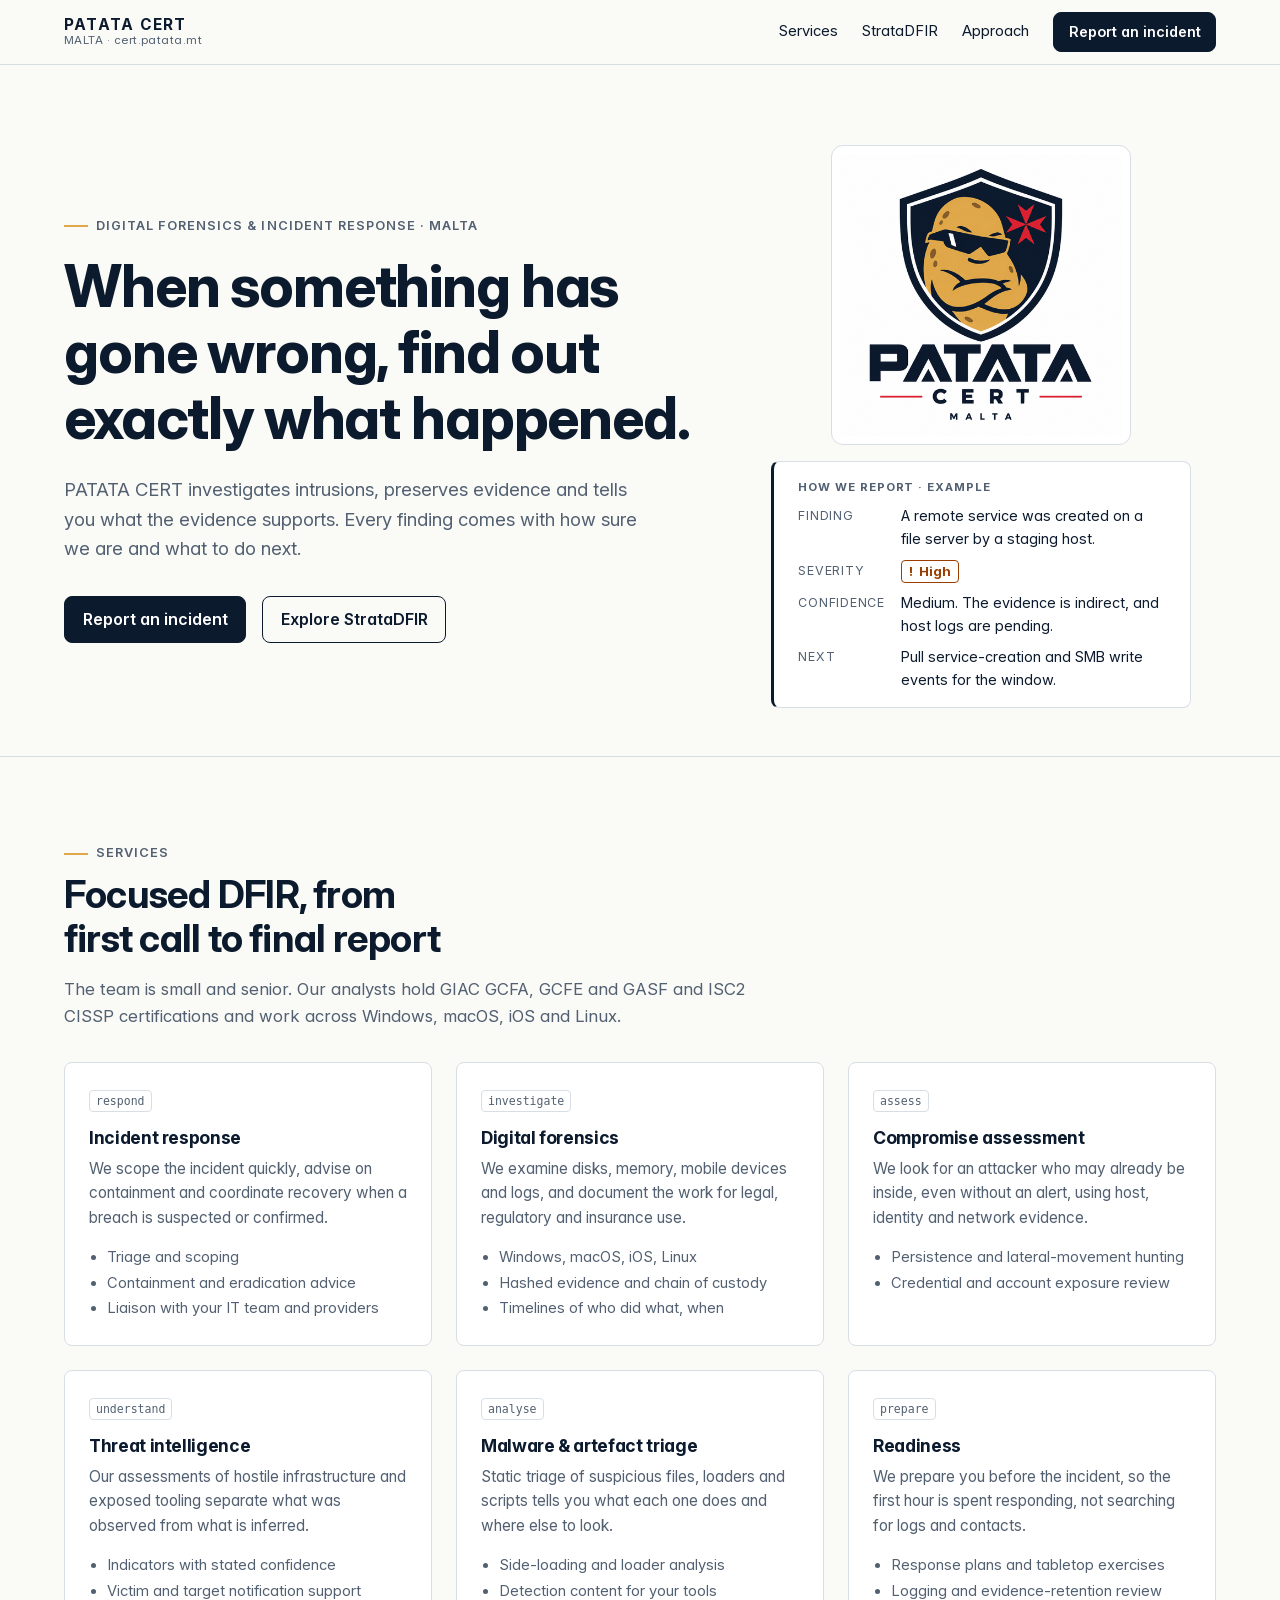
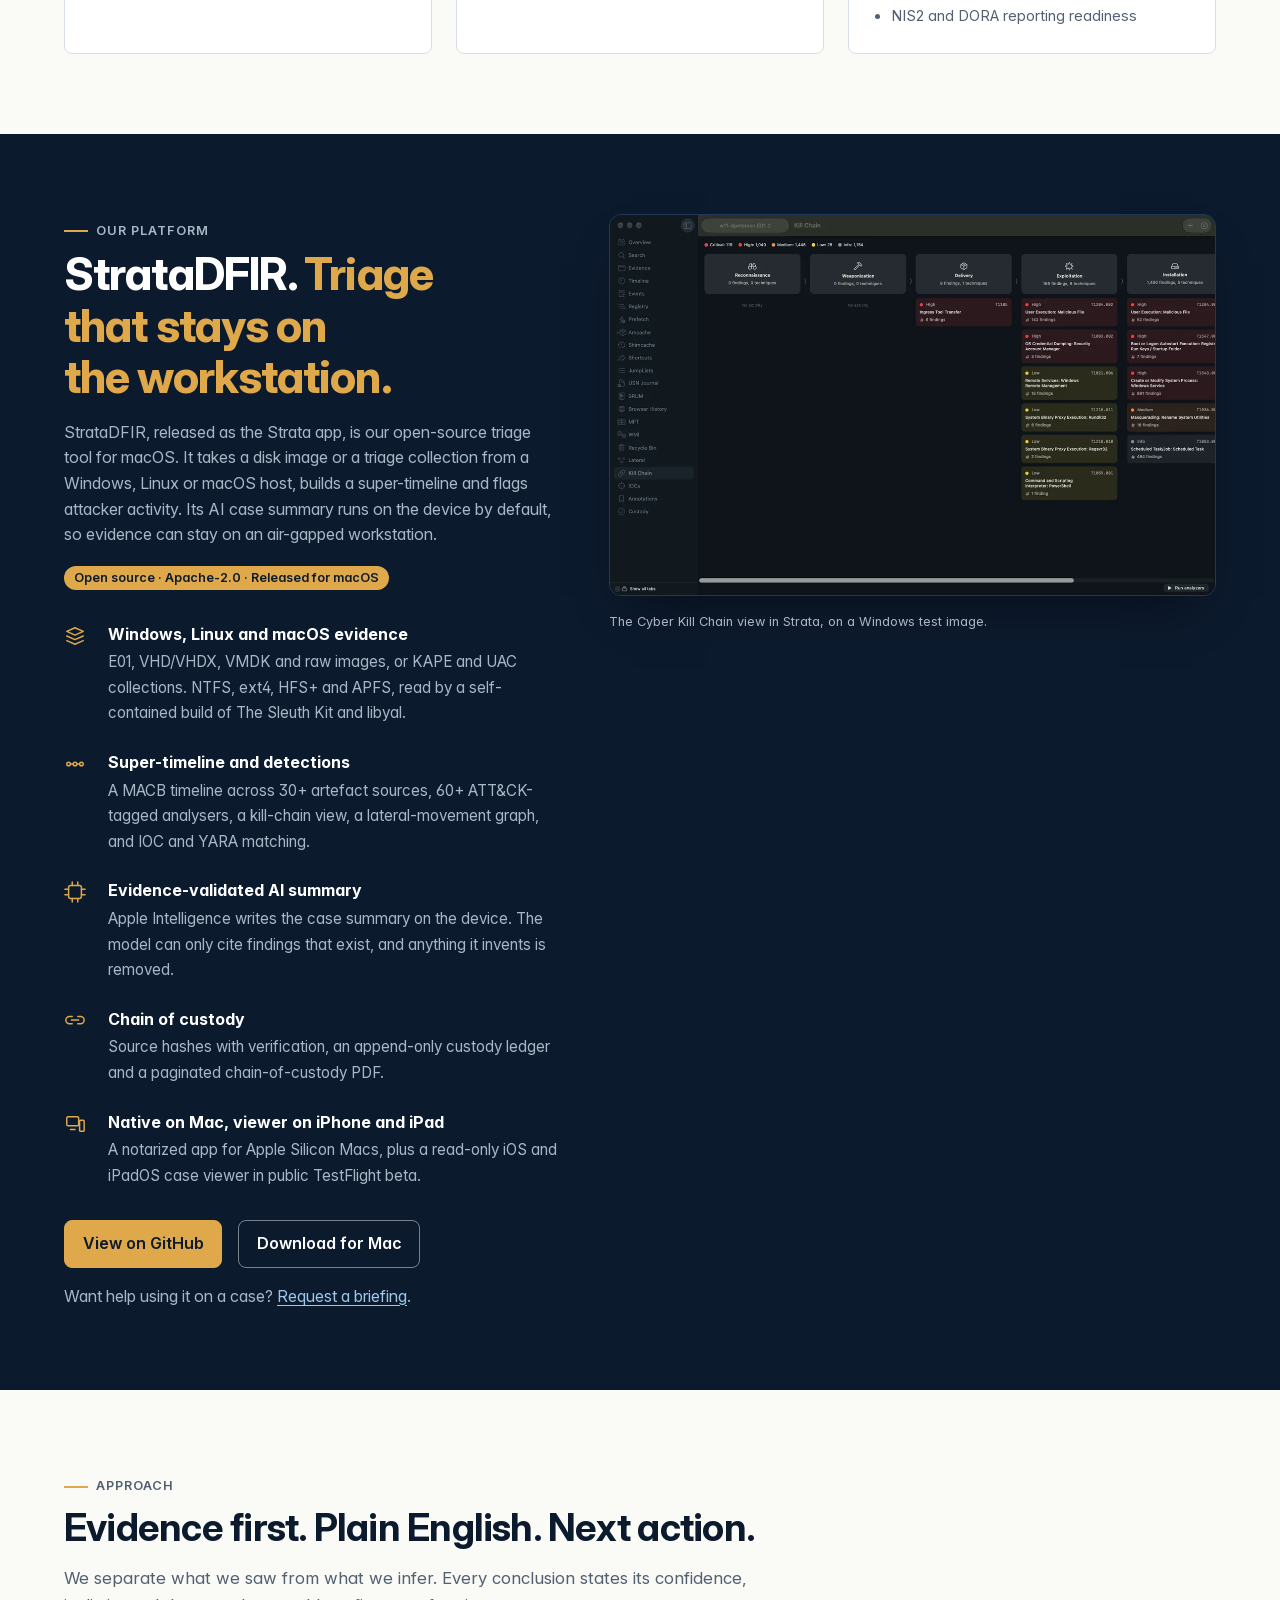
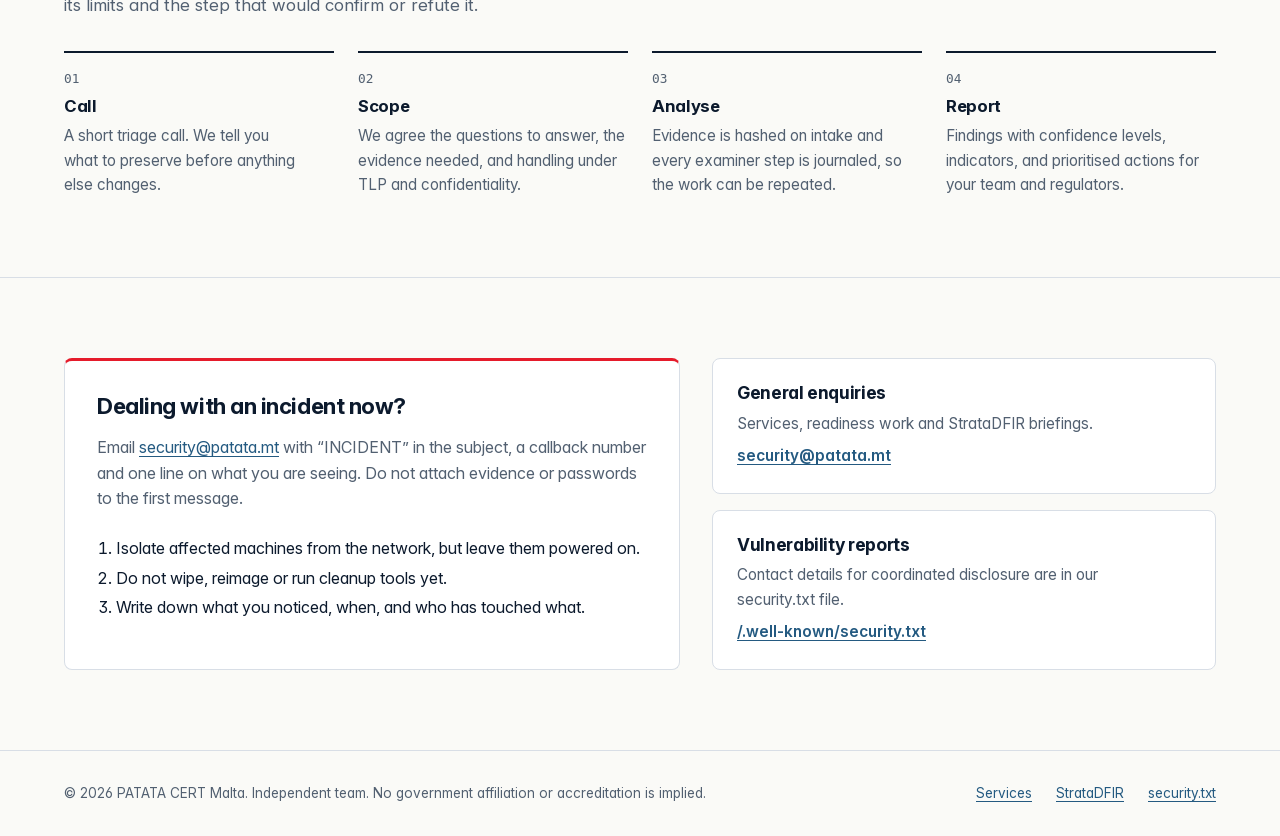
<file: index.html>
<!doctype html>
<html lang="en">
<head>
  <meta charset="utf-8">
  <meta name="viewport" content="width=device-width, initial-scale=1">
  <title>PATATA CERT Malta — Digital forensics and incident response</title>
  <meta name="description" content="Malta-based digital forensics and incident response: investigations, compromise assessment, threat intelligence and StrataDFIR, our open-source forensic triage tool for macOS.">
  <link rel="canonical" href="https://cert.patata.mt/">
  <meta name="theme-color" content="#0C1A2D">
  <meta property="og:type" content="website">
  <meta property="og:title" content="PATATA CERT Malta">
  <meta property="og:description" content="Digital forensics and incident response from Malta. Clear findings, stated confidence, next actions.">
  <meta property="og:url" content="https://cert.patata.mt/">
  <meta property="og:image" content="https://cert.patata.mt/assets/img/og.png">
  <meta name="twitter:card" content="summary_large_image">
  <link rel="icon" type="image/png" sizes="32x32" href="/favicon-32.png">
  <link rel="apple-touch-icon" href="/apple-touch-icon.png">
  <link rel="preload" href="/assets/fonts/InterVariable.woff2" as="font" type="font/woff2" crossorigin>
  <link rel="stylesheet" href="/assets/css/site.css">
  <script type="application/ld+json">
  {"@context":"https://schema.org","@type":"Organization","name":"PATATA CERT Malta","url":"https://cert.patata.mt/","logo":"https://cert.patata.mt/assets/img/patata-cert-malta-512.png","email":"security@patata.mt","areaServed":"MT","address":{"@type":"PostalAddress","addressCountry":"MT"}}
  </script>
</head>
<body>
<a class="skip" href="#main">Skip to content</a>

<header class="site-header">
  <div class="wrap">
    <a class="wordmark" href="/" aria-label="PATATA CERT Malta, home">
      <b>PATATA CERT</b>
      <span>MALTA · cert.patata.mt</span>
    </a>
    <nav class="nav" aria-label="Primary">
      <a href="#services">Services</a>
      <a href="#stratadfir">StrataDFIR</a>
      <a href="#approach">Approach</a>
      <a class="btn btn-sm" href="#contact">Report an incident</a>
    </nav>
  </div>
</header>

<main id="main">
  <section class="hero" aria-labelledby="hero-title">
    <div class="wrap">
      <div>
        <span class="eyebrow">Digital forensics &amp; incident response · Malta</span>
        <h1 id="hero-title">When something has gone wrong, find out exactly what happened.</h1>
        <p class="lede">PATATA CERT investigates intrusions, preserves evidence and tells you what the evidence supports. Every finding comes with how sure we are and what to do next.</p>
        <div class="cta-row">
          <a class="btn" href="#contact">Report an incident</a>
          <a class="btn btn-ghost" href="#stratadfir">Explore StrataDFIR</a>
        </div>
      </div>
      <div class="hero-figure">
        <div class="logo-tile">
          <img src="/assets/img/patata-cert-malta-512.png" width="512" height="512"
               alt="PATATA CERT Malta: potato guardian wearing sunglasses with crossed arms inside a navy shield and red Maltese cross.">
        </div>
        <aside class="finding" aria-label="Example of how a finding is reported">
          <div class="label">HOW WE REPORT · EXAMPLE</div>
          <dl>
            <dt>Finding</dt><dd>A remote service was created on a file server by a staging host.</dd>
            <dt>Severity</dt><dd><span class="sev"><span aria-hidden="true">!</span>High</span></dd>
            <dt>Confidence</dt><dd>Medium. The evidence is indirect, and host logs are pending.</dd>
            <dt>Next</dt><dd>Pull service-creation and SMB write events for the window.</dd>
          </dl>
        </aside>
      </div>
    </div>
  </section>

  <hr class="rule">

  <section id="services" aria-labelledby="services-title">
    <div class="wrap">
      <div class="section-head">
        <span class="eyebrow">Services</span>
        <h2 id="services-title">Focused DFIR, from first call to final report</h2>
        <p>The team is small and senior. Our analysts hold GIAC GCFA, GCFE and GASF and ISC2 CISSP certifications and work across Windows, macOS, iOS and Linux.</p>
      </div>
      <div class="grid">
        <article class="card">
          <span class="tag">respond</span>
          <h3>Incident response</h3>
          <p>We scope the incident quickly, advise on containment and coordinate recovery when a breach is suspected or confirmed.</p>
          <ul><li>Triage and scoping</li><li>Containment and eradication advice</li><li>Liaison with your IT team and providers</li></ul>
        </article>
        <article class="card">
          <span class="tag">investigate</span>
          <h3>Digital forensics</h3>
          <p>We examine disks, memory, mobile devices and logs, and document the work for legal, regulatory and insurance use.</p>
          <ul><li>Windows, macOS, iOS, Linux</li><li>Hashed evidence and chain of custody</li><li>Timelines of who did what, when</li></ul>
        </article>
        <article class="card">
          <span class="tag">assess</span>
          <h3>Compromise assessment</h3>
          <p>We look for an attacker who may already be inside, even without an alert, using host, identity and network evidence.</p>
          <ul><li>Persistence and lateral-movement hunting</li><li>Credential and account exposure review</li></ul>
        </article>
        <article class="card">
          <span class="tag">understand</span>
          <h3>Threat intelligence</h3>
          <p>Our assessments of hostile infrastructure and exposed tooling separate what was observed from what is inferred.</p>
          <ul><li>Indicators with stated confidence</li><li>Victim and target notification support</li></ul>
        </article>
        <article class="card">
          <span class="tag">analyse</span>
          <h3>Malware &amp; artefact triage</h3>
          <p>Static triage of suspicious files, loaders and scripts tells you what each one does and where else to look.</p>
          <ul><li>Side-loading and loader analysis</li><li>Detection content for your tools</li></ul>
        </article>
        <article class="card">
          <span class="tag">prepare</span>
          <h3>Readiness</h3>
          <p>We prepare you before the incident, so the first hour is spent responding, not searching for logs and contacts.</p>
          <ul><li>Response plans and tabletop exercises</li><li>Logging and evidence-retention review</li><li>NIS2 and DORA reporting readiness</li></ul>
        </article>
      </div>
    </div>
  </section>

  <section id="stratadfir" class="band-navy" aria-labelledby="strata-title">
    <div class="wrap product">
      <div>
        <span class="eyebrow">Our platform</span>
        <h2 id="strata-title">StrataDFIR. <span class="accent">Triage that stays on the workstation.</span></h2>
        <p class="muted">StrataDFIR, released as the Strata app, is our open-source triage tool for macOS. It takes a disk image or a triage collection from a Windows, Linux or macOS host, builds a super-timeline and flags attacker activity. Its AI case summary runs on the device by default, so evidence can stay on an air-gapped workstation.</p>
        <p style="margin-top:16px"><span class="status-pill">Open source · Apache-2.0 · Released for macOS</span></p>
        <ul class="features">
          <li>
            <svg viewBox="0 0 24 24" aria-hidden="true"><path d="M3 7l9-4 9 4-9 4-9-4z"/><path d="M3 12l9 4 9-4"/><path d="M3 17l9 4 9-4"/></svg>
            <div><b>Windows, Linux and macOS evidence</b><span>E01, VHD/VHDX, VMDK and raw images, or KAPE and UAC collections. NTFS, ext4, HFS+ and APFS, read by a self-contained build of The Sleuth Kit and libyal.</span></div>
          </li>
          <li>
            <svg viewBox="0 0 24 24" aria-hidden="true"><circle cx="5" cy="12" r="2"/><circle cx="12" cy="12" r="2"/><circle cx="19" cy="12" r="2"/><path d="M7 12h3M14 12h3"/></svg>
            <div><b>Super-timeline and detections</b><span>A MACB timeline across 30+ artefact sources, 60+ ATT&amp;CK-tagged analysers, a kill-chain view, a lateral-movement graph, and IOC and YARA matching.</span></div>
          </li>
          <li>
            <svg viewBox="0 0 24 24" aria-hidden="true"><rect x="5" y="5" width="14" height="14" rx="2"/><path d="M9 1v4M15 1v4M9 19v4M15 19v4M1 9h4M1 15h4M19 9h4M19 15h4"/></svg>
            <div><b>Evidence-validated AI summary</b><span>Apple Intelligence writes the case summary on the device. The model can only cite findings that exist, and anything it invents is removed.</span></div>
          </li>
          <li>
            <svg viewBox="0 0 24 24" aria-hidden="true"><path d="M9 7H6a4 4 0 000 8h3M15 7h3a4 4 0 010 8h-3M8 11h8"/></svg>
            <div><b>Chain of custody</b><span>Source hashes with verification, an append-only custody ledger and a paginated chain-of-custody PDF.</span></div>
          </li>
          <li>
            <svg viewBox="0 0 24 24" aria-hidden="true"><rect x="3" y="4" width="13" height="10" rx="1.5"/><path d="M7 18h5"/><rect x="17" y="8" width="5" height="12" rx="1.2"/></svg>
            <div><b>Native on Mac, viewer on iPhone and iPad</b><span>A notarized app for Apple Silicon Macs, plus a read-only iOS and iPadOS case viewer in public TestFlight beta.</span></div>
          </li>
        </ul>
        <div class="cta-row">
          <a class="btn btn-gold" href="https://github.com/norbertbonnici/Strata">View on GitHub</a>
          <a class="btn btn-ghost" href="https://github.com/norbertbonnici/Strata/releases/latest">Download for Mac</a>
        </div>
        <p class="muted" style="margin-top:16px">Want help using it on a case? <a href="mailto:security@patata.mt?subject=StrataDFIR%20briefing">Request a briefing</a>.</p>
      </div>

      <figure style="margin:0">
        <div class="app">
          <img src="/assets/img/strata-kill-chain.webp" width="1200" height="753" loading="lazy" decoding="async"
               alt="Strata's Cyber Kill Chain view: ATT&amp;CK-tagged findings from a Windows disk image grouped by phase and severity.">
        </div>
        <figcaption class="app-caption">The Cyber Kill Chain view in Strata, on a Windows test image.</figcaption>
      </figure>
    </div>
  </section>

  <section id="approach" aria-labelledby="approach-title">
    <div class="wrap">
      <div class="section-head">
        <span class="eyebrow">Approach</span>
        <h2 id="approach-title">Evidence first. Plain English. Next action.</h2>
        <p>We separate what we saw from what we infer. Every conclusion states its confidence, its limits and the step that would confirm or refute it.</p>
      </div>
      <ol class="steps">
        <li><h3>Call</h3><p>A short triage call. We tell you what to preserve before anything else changes.</p></li>
        <li><h3>Scope</h3><p>We agree the questions to answer, the evidence needed, and handling under TLP and confidentiality.</p></li>
        <li><h3>Analyse</h3><p>Evidence is hashed on intake and every examiner step is journaled, so the work can be repeated.</p></li>
        <li><h3>Report</h3><p>Findings with confidence levels, indicators, and prioritised actions for your team and regulators.</p></li>
      </ol>
    </div>
  </section>

  <hr class="rule">

  <section id="contact" aria-labelledby="contact-title">
    <div class="wrap contact">
      <div class="urgent">
        <h3 id="contact-title">Dealing with an incident now?</h3>
        <p>Email <a href="mailto:security@patata.mt?subject=INCIDENT">security@patata.mt</a> with “INCIDENT” in the subject, a callback number and one line on what you are seeing. Do not attach evidence or passwords to the first message.</p>
        <ol class="first-steps">
          <li>Isolate affected machines from the network, but leave them powered on.</li>
          <li>Do not wipe, reimage or run cleanup tools yet.</li>
          <li>Write down what you noticed, when, and who has touched what.</li>
        </ol>
      </div>
      <div class="contact-list">
        <div class="card">
          <h3>General enquiries</h3>
          <p>Services, readiness work and StrataDFIR briefings.</p>
          <p style="margin-top:8px"><a href="mailto:security@patata.mt?subject=Enquiry">security@patata.mt</a></p>
        </div>
        <div class="card">
          <h3>Vulnerability reports</h3>
          <p>Contact details for coordinated disclosure are in our security.txt file.</p>
          <p style="margin-top:8px"><a href="/.well-known/security.txt">/.well-known/security.txt</a></p>
        </div>
      </div>
    </div>
  </section>
</main>

<footer class="site-footer">
  <div class="wrap">
    <div>© <span id="y">2026</span> PATATA CERT Malta. Independent team. No government affiliation or accreditation is implied.</div>
    <nav aria-label="Footer">
      <a href="#services">Services</a>
      <a href="#stratadfir">StrataDFIR</a>
      <a href="/.well-known/security.txt">security.txt</a>
    </nav>
  </div>
</footer>
<script>document.getElementById('y').textContent = new Date().getFullYear();</script>
</body>
</html>
</file>
<file: assets/css/site.css>
/* PATATA CERT Malta — cert.patata.mt
   Colours and spacing mirror brand/tokens.json. Change the tokens there first. */
@font-face {
  font-family: Inter;
  src: url("../fonts/InterVariable.woff2") format("woff2");
  font-weight: 100 900;
  font-display: swap;
}

:root {
  color-scheme: light;
  --navy: #0C1A2D;
  --navy-2: #13253D;
  --gold: #DFA84A;
  --red: #E51B2B;
  --bg: #FAFAF7;
  --surface: #FFFFFF;
  --muted: #526071;
  --border: #D8DEE6;
  --link: #245A81;
  --on-navy: #E6EBF1;
  --on-navy-muted: #A9B6C6;
  --s1: 4px; --s2: 8px; --s3: 16px; --s4: 24px; --s5: 32px; --s6: 48px; --s7: 80px;
  --r1: 4px; --r2: 8px; --r3: 12px;
  --sans: Inter, Arial, sans-serif;
  --mono: ui-monospace, Menlo, Consolas, "DejaVu Sans Mono", monospace;
  --wrap: 72rem;
}

*, *::before, *::after { box-sizing: border-box; }
html { -webkit-text-size-adjust: 100%; scroll-padding-top: 5rem; }
body {
  margin: 0;
  background: var(--bg);
  color: var(--navy);
  font: 400 1rem/1.6 var(--sans);
  font-feature-settings: "cv11", "ss01";
}
img { max-width: 100%; height: auto; display: block; }
a { color: var(--link); text-decoration: underline; text-underline-offset: .2em; }
a:hover { text-decoration-thickness: 2px; }
:focus-visible { outline: 3px solid var(--navy); outline-offset: 3px; box-shadow: 0 0 0 3px #fff; border-radius: 2px; }
.band-navy :focus-visible { outline-color: var(--gold); box-shadow: 0 0 0 3px var(--navy); }
code, .mono { font-family: var(--mono); font-size: .875em; overflow-wrap: anywhere; }
h1, h2, h3 { line-height: 1.15; letter-spacing: -.02em; margin: 0; text-wrap: balance; }
p { margin: 0; text-wrap: pretty; }

.wrap { width: min(100% - 2rem, var(--wrap)); margin-inline: auto; }
.skip { position: absolute; left: -999px; top: var(--s2); background: #fff; padding: var(--s2) var(--s3); z-index: 10; }
.skip:focus { left: var(--s2); }

/* Header */
.site-header {
  position: sticky; top: 0; z-index: 5;
  background: rgba(250, 250, 247, .94);
  backdrop-filter: saturate(1.2) blur(6px);
  border-bottom: 1px solid var(--border);
}
.site-header .wrap { display: flex; align-items: center; justify-content: space-between; gap: var(--s3); min-height: 64px; }
.wordmark { display: inline-flex; flex-direction: column; text-decoration: none; color: var(--navy); line-height: 1.1; }
.wordmark b { font-size: .95rem; letter-spacing: .08em; }
.wordmark span { font-size: .72rem; color: var(--muted); letter-spacing: .04em; }
.nav { display: flex; align-items: center; gap: var(--s4); font-size: .925rem; }
.nav a:not(.btn) { color: var(--navy); text-decoration: none; }
.nav a:not(.btn):hover { text-decoration: underline; }

/* Buttons */
.btn {
  display: inline-flex; align-items: center; justify-content: center; gap: var(--s2);
  min-height: 44px; padding: .625rem 1.1rem;
  border: 1px solid var(--navy); border-radius: var(--r2);
  background: var(--navy); color: #fff; font-weight: 600; text-decoration: none; white-space: nowrap;
}
.btn:hover { background: var(--navy-2); text-decoration: none; }
.btn-ghost { background: transparent; color: var(--navy); }
.btn-ghost:hover { background: var(--surface); }
.btn-gold { background: var(--gold); border-color: var(--gold); color: var(--navy); }
.btn-gold:hover { background: #E8B862; }
.btn-sm { min-height: 40px; padding: .4rem .9rem; font-size: .9rem; }

/* Hero */
.hero { padding: var(--s7) 0 var(--s6); }
.hero .wrap { display: grid; grid-template-columns: 1.15fr .85fr; gap: var(--s6); align-items: center; }
.eyebrow { display: inline-flex; align-items: center; gap: var(--s2); font-size: .8rem; font-weight: 600; letter-spacing: .08em; text-transform: uppercase; color: var(--muted); }
.eyebrow::before { content: ""; width: 24px; height: 2px; background: var(--gold); }
.hero h1 { font-size: clamp(2.2rem, 1.4rem + 3.4vw, 3.6rem); margin: var(--s3) 0 var(--s4); font-weight: 750; }
.hero .lede { font-size: 1.15rem; color: var(--muted); max-width: 36rem; }
.cta-row { display: flex; flex-wrap: wrap; gap: var(--s3); margin-top: var(--s5); }
.hero-figure { display: grid; gap: var(--s3); justify-items: center; }
.logo-tile { background: #fff; border: 1px solid var(--border); border-radius: var(--r3); padding: var(--s2); width: min(100%, 300px); overflow: hidden; }

/* Finding card (hero aside) */
.finding {
  width: 100%; max-width: 420px;
  background: var(--surface); border: 1px solid var(--border); border-left: 3px solid var(--navy);
  border-radius: var(--r2); padding: var(--s3) var(--s4); font-size: .9rem;
}
.finding dl { display: grid; grid-template-columns: auto 1fr; gap: var(--s2) var(--s3); margin: 0; }
.finding dt { color: var(--muted); font-size: .78rem; text-transform: uppercase; letter-spacing: .06em; padding-top: 2px; }
.finding dd { margin: 0; }
.finding .label { font-size: .72rem; font-weight: 700; letter-spacing: .08em; color: var(--muted); margin-bottom: var(--s2); }
.sev { display: inline-flex; gap: .35rem; align-items: center; padding: 0 .45rem; border: 1px solid currentColor; border-radius: var(--r1); font-weight: 700; font-size: .82rem; color: #9A3E00; background: #fff; }

/* Sections */
section { padding: var(--s7) 0; }
.section-head { max-width: 44rem; margin-bottom: var(--s5); }
.section-head h2 { font-size: clamp(1.7rem, 1.3rem + 1.6vw, 2.4rem); margin: var(--s2) 0 var(--s3); font-weight: 700; }
.section-head p { color: var(--muted); font-size: 1.05rem; }
.rule { border: 0; border-top: 1px solid var(--border); margin: 0; }

.grid { display: grid; gap: var(--s4); grid-template-columns: repeat(auto-fit, minmax(min(100%, 16.5rem), 1fr)); }
.card { background: var(--surface); border: 1px solid var(--border); border-radius: var(--r2); padding: var(--s4); min-width: 0; }
.card h3 { font-size: 1.1rem; margin-bottom: var(--s2); }
.card p { color: var(--muted); font-size: .96rem; }
.card .tag { display: inline-block; font-family: var(--mono); font-size: .72rem; color: var(--muted); border: 1px solid var(--border); border-radius: var(--r1); padding: 1px 6px; margin-bottom: var(--s3); }
.card ul { margin: var(--s3) 0 0; padding-left: 1.1rem; color: var(--muted); font-size: .92rem; }
.card li + li { margin-top: 2px; }

/* Process */
.steps { list-style: none; padding: 0; margin: 0; display: grid; gap: var(--s4); grid-template-columns: repeat(auto-fit, minmax(min(100%, 14rem), 1fr)); counter-reset: step; }
.steps li { counter-increment: step; border-top: 2px solid var(--navy); padding-top: var(--s3); }
.steps li::before { content: "0" counter(step); font-family: var(--mono); font-size: .8rem; color: var(--muted); display: block; margin-bottom: var(--s2); }
.steps h3 { font-size: 1.05rem; margin-bottom: var(--s2); }
.steps p { color: var(--muted); font-size: .95rem; }

/* StrataDFIR band */
.band-navy { background: var(--navy); color: var(--on-navy); }
.band-navy .section-head p, .band-navy .muted { color: var(--on-navy-muted); }
.band-navy .eyebrow { color: var(--on-navy-muted); }
.band-navy a:not(.btn) { color: #9CC7E8; }
.band-navy .btn-ghost { color: #fff; border-color: rgba(255,255,255,.45); }
.band-navy .btn-ghost:hover { background: rgba(255,255,255,.06); }
.product { display: grid; grid-template-columns: .9fr 1.1fr; gap: var(--s6); align-items: start; }
.product h2 { font-size: clamp(1.9rem, 1.4rem + 2vw, 2.8rem); margin: var(--s2) 0 var(--s3); font-weight: 750; color: #fff; }
.product h2 .accent { color: var(--gold); }
.status-pill { display: inline-block; font-size: .78rem; font-weight: 600; color: var(--navy); background: var(--gold); border-radius: 999px; padding: 2px 10px; }
.features { list-style: none; padding: 0; margin: var(--s5) 0 0; display: grid; gap: var(--s4); }
.features li { display: grid; grid-template-columns: 28px 1fr; gap: var(--s3); }
.features svg { width: 22px; height: 22px; stroke: var(--gold); fill: none; stroke-width: 1.6; stroke-linecap: round; stroke-linejoin: round; margin-top: 3px; }
.features b { color: #fff; display: block; margin-bottom: 2px; }
.features span { color: var(--on-navy-muted); font-size: .95rem; }

/* App preview (pure HTML/CSS, illustrative) */
.app { background: #0F2036; border: 1px solid #22385A; border-radius: var(--r3); overflow: hidden; font-size: .8rem; box-shadow: 0 24px 48px -24px rgba(0,0,0,.6); min-width: 0; }
.app-bar { display: flex; align-items: center; gap: 6px; padding: 10px 12px; border-bottom: 1px solid #22385A; background: #0C1A2D; }
.app-bar i { width: 10px; height: 10px; border-radius: 50%; background: #2C4466; }
.app-bar span { margin-left: 8px; color: var(--on-navy-muted); font-size: .75rem; }
.app-body { display: grid; grid-template-columns: 9.5rem 1fr; min-height: 300px; }
.app-side { border-right: 1px solid #22385A; padding: 12px 10px; display: grid; align-content: start; gap: 2px; }
.app-side div { padding: 6px 8px; border-radius: 6px; color: var(--on-navy-muted); }
.app-side .on { background: #1A3150; color: #fff; }
.app-side small { display: block; color: #6F829A; font-size: .66rem; letter-spacing: .08em; text-transform: uppercase; padding: 10px 8px 4px; }
.app-main { padding: 14px; display: grid; gap: 10px; align-content: start; min-width: 0; }
.app-main h4 { margin: 0; color: #fff; font-size: .9rem; font-weight: 600; }
.app-meta { color: #6F829A; font-size: .72rem; }
.journal { display: grid; gap: 6px; }
.entry { display: grid; grid-template-columns: 3.4rem 1fr; gap: 10px; background: #13263F; border: 1px solid #22385A; border-radius: 6px; padding: 8px 10px; min-width: 0; }
.entry time { color: #6F829A; font-family: var(--mono); font-size: .7rem; }
.entry p { color: var(--on-navy); }
.entry code { display: block; color: #7E93AB; font-size: .66rem; margin-top: 2px; white-space: nowrap; overflow: hidden; text-overflow: ellipsis; }
.entry.ai { border-color: #6B5428; }
.entry.ai p::before { content: "On-device model · "; color: var(--gold); }
.app-caption { margin-top: var(--s3); font-size: .8rem; color: var(--on-navy-muted); }

/* Contact */
.contact { display: grid; grid-template-columns: 1.1fr .9fr; gap: var(--s5); align-items: stretch; }
.urgent { background: var(--surface); border: 1px solid var(--border); border-top: 3px solid var(--red); border-radius: var(--r2); padding: var(--s5); }
.urgent h3 { font-size: 1.4rem; margin-bottom: var(--s3); }
.urgent p { color: var(--muted); }
.urgent .first-steps { margin: var(--s4) 0 0; padding-left: 1.2rem; color: var(--navy); }
.urgent .first-steps li + li { margin-top: var(--s1); }
.contact-list { display: grid; gap: var(--s3); align-content: start; }
.contact-list .card a { font-weight: 600; overflow-wrap: anywhere; }

/* Footer */
.site-footer { border-top: 1px solid var(--border); padding: var(--s5) 0; font-size: .85rem; color: var(--muted); }
.site-footer .wrap { display: flex; flex-wrap: wrap; gap: var(--s3) var(--s5); justify-content: space-between; }
.site-footer nav { display: flex; gap: var(--s4); flex-wrap: wrap; }

@media (min-width: 901px) { #services .grid { grid-template-columns: repeat(3, 1fr); } }

/* Responsive */
@media (max-width: 900px) {
  .hero .wrap, .product, .contact { grid-template-columns: 1fr; }
  .hero { padding-top: var(--s6); }
  .hero-figure { justify-items: start; }
  .logo-tile { width: 180px; }
  section { padding: var(--s6) 0; }
}
@media (max-width: 640px) {
  .nav a:not(.btn) { display: none; }
  .app-body { grid-template-columns: 1fr; }
  .app-side { display: none; }
  .urgent { padding: var(--s4); }
}
@media print {
  .site-header, .cta-row, .app { display: none; }
  .band-navy { background: #fff; color: var(--navy); }
}
</file>
